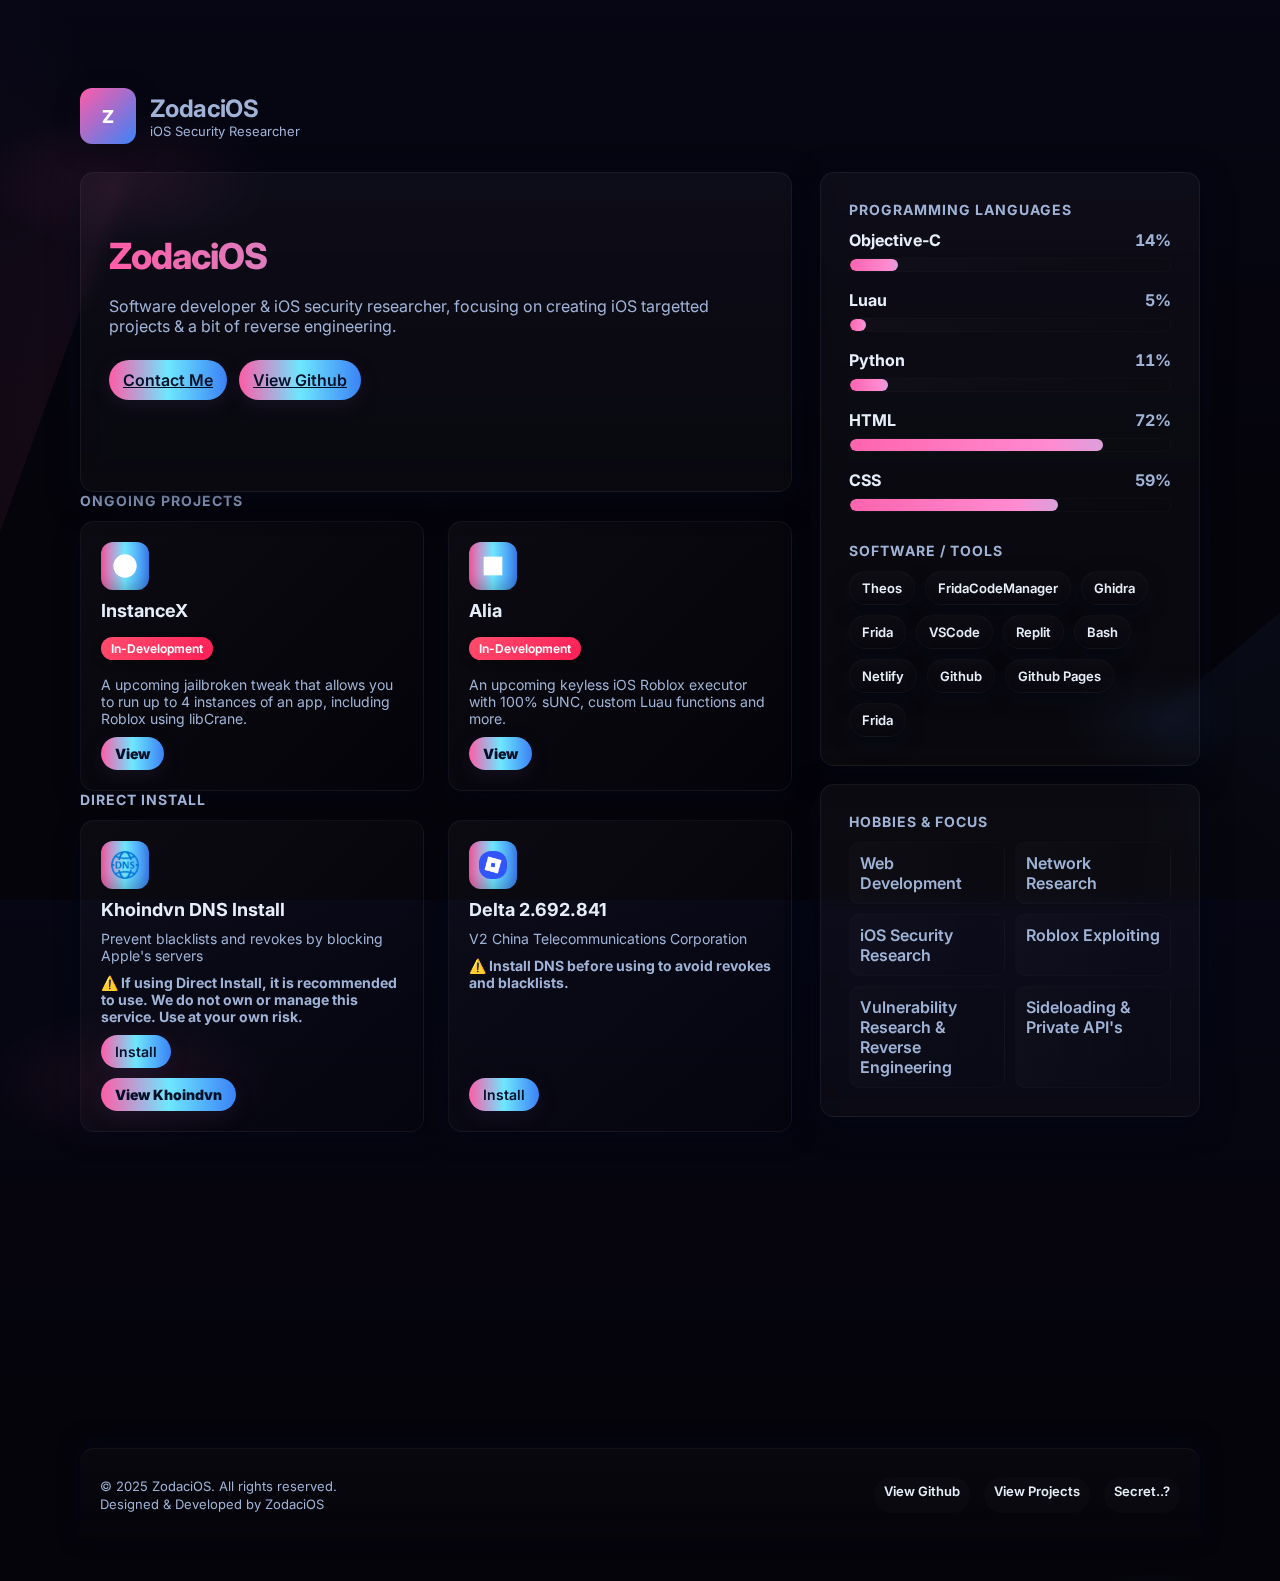
<file: index.html>
<!doctype html>
<html lang="en">
<head>
<meta charset="utf-8" />
<meta name="viewport" content="width=device-width,initial-scale=1" />
<title>ZodaciOS — Portfolio</title>

<link rel="preconnect" href="https://fonts.googleapis.com">
<link rel="preconnect" href="https://fonts.gstatic.com" crossorigin>
<link href="https://fonts.googleapis.com/css2?family=Inter:wght@300;400;500;600;700;800;900&display=swap" rel="stylesheet">

<style>

@media (max-width: 768px) {
  .grid {
    grid-template-columns: 1fr;
  }
  .right-column {
    position: relative;
    top: 0;
  }
}


@media (min-width: 769px) and (max-width: 1180px) {
  .grid {
    grid-template-columns: 1.5fr 1fr; /* flexible split */
    gap: 20px;
  }
  .container {
    margin: 0 auto;
    padding: 0 20px;
  }
  .right-column {
    position: relative;
    top: 0;
  }
}


@media (min-width: 1181px) {
  .grid {
    grid-template-columns: 1fr 380px;
    gap: 36px;
  }
}
  :root{
    --bg-dark: #060614;
    --mid-dark: #0b1221;
    --pink-1: #ff5ca8;
    --pink-2: #ff87d0;
    --blue-light: #6ee7ff;
    --blue-mid: #3b82f6;
    --blue-dark: #06133b;
    --glass: rgba(255,255,255,0.04);
    --card-border: rgba(255,255,255,0.06);
    --text: #e6eef9;
    --muted: #9fb3d6;
    --accent-gradient: linear-gradient(90deg, var(--pink-1), var(--blue-light), var(--blue-mid));
    --transition: 420ms cubic-bezier(.2,.9,.2,1);
  }


  *{box-sizing:border-box}
  html,body{height:100%}
  body{
    margin:0;
    font-family:"Inter",system-ui,-apple-system,Segoe UI,Roboto,"Helvetica Neue",Arial;
    background:
      radial-gradient(1200px 600px at 10% 20%, rgba(255,92,168,0.08), transparent 12%),
      radial-gradient(900px 500px at 90% 80%, rgba(59,130,246,0.06), transparent 10%),
      linear-gradient(180deg,var(--bg-dark), #05040a 60%);
    color:var(--text);
    -webkit-font-smoothing:antialiased;
    -moz-osx-font-smoothing:grayscale;
    min-height:100vh;
    overflow-x:hidden;
  }


  .bg-animated{
    position:fixed;
    inset:0;
    z-index:0;
    pointer-events:none;
    background:
      conic-gradient(from 200deg at 10% 20%, rgba(255,92,168,0.06), transparent 40%),
      conic-gradient(from 50deg at 90% 80%, rgba(59,130,246,0.05), transparent 40%);
    mix-blend-mode:screen;
    animation: bgShift 18s linear infinite;
    opacity:0.9;
  }
  @keyframes bgShift{
    0%{transform:translateY(0) rotate(0deg)}
    50%{transform:translateY(-20px) rotate(2deg)}
    100%{transform:translateY(0) rotate(0deg)}
  }

  .container{
    position:relative;
    z-index:3;
    max-width:1200px;
    margin:48px auto;
    padding:40px;
  }


  header.site-header{
    display:flex;
    align-items:center;
    justify-content:space-between;
    gap:12px;
    margin-bottom:28px;
  }
  .brand{
    display:flex;
    gap:14px;
    align-items:center;
  }
  .logo {
    width:56px; height:56px;
    border-radius:12px;
    background: linear-gradient(135deg,var(--pink-1),var(--blue-mid));
    box-shadow: 0 6px 22px rgba(10,10,20,0.6), inset 0 -6px 18px rgba(255,255,255,0.02);
    display:grid;
    place-items:center;
    color:#fff;
    font-weight:800;
    font-size:18px;
  }
  .brand h2{
    margin:0;
    font-weight:700;
    letter-spacing: -0.6px;
  }
  .brand p{margin:0;color:var(--muted);font-size:13px}


  .grid{
    display:grid;
    grid-template-columns: 1fr 380px;
    gap:28px;
    align-items:start;
  }


  .card{
    background: linear-gradient(180deg, rgba(255,255,255,0.03), rgba(255,255,255,0.02));
    border:1px solid var(--card-border);
    padding:28px;
    border-radius:14px;
    backdrop-filter: blur(8px) saturate(1.05);
    box-shadow: 0 8px 30px rgba(2,6,23,0.6);
    overflow:hidden;
  }


  .hero{
    min-height:320px;
    display:flex;
    flex-direction:column;
    justify-content:center;
    gap:18px;
    position:relative;
  }
  .placeholder-title{
    font-size:36px;
    margin:0;
    font-weight:800;
    letter-spacing:-1px;
    color:var(--text);
    background: linear-gradient(90deg,var(--pink-1),var(--blue-light));
    -webkit-background-clip:text;
    background-clip:text;
    color: transparent;
  }
  .placeholder-sub{
    margin:0;
    color:var(--muted);
    font-size:16px;
    max-width:800px;
  }

  .cta-row{
    display:flex;
    align-items:center;
    gap:12px;
    margin-top:6px;
  }
  .btn{
    padding:10px 14px;
    border-radius:999px;
    font-weight:600;
    background:var(--accent-gradient);
    border:none;
    color:#041027;
    cursor:pointer;
    transition:transform var(--transition), box-shadow var(--transition);
    box-shadow: 0 6px 18px rgba(50,40,80,0.25);
  }
  .btn:active{transform:translateY(1px)}
  .btn.ghost{
    background:transparent;
    color:var(--text);
    border:1px solid rgba(255,255,255,0.06);
    box-shadow:none;
  }


  .right-column { position:sticky; top:28px; align-self:start; }


  .section-title{
    font-size:14px;
    font-weight:700;
    letter-spacing:1px;
    text-transform:uppercase;
    color:var(--muted);
    margin-bottom:12px;
  }

  .skill{
    margin-bottom:18px;
  }
  .skill-header{
    display:flex;
    justify-content:space-between;
    align-items:center;
    gap:12px;
    margin-bottom:8px;
  }
  .skill-name{font-weight:700;color:var(--text)}
  .skill-percent{font-weight:700;color:var(--muted); font-feature-settings: "tnum";}

  .progress-track{
    height:14px;
    width:100%;
    background: linear-gradient(90deg, rgba(255,255,255,0.02), rgba(0,0,0,0.06));
    border-radius:999px;
    overflow:hidden;
    border:1px solid rgba(255,255,255,0.02);
    position:relative;
  }
  .progress-fill{
    height:100%;
    width:0%;
    transition: width 1.4s cubic-bezier(.2,.9,.2,1);
    border-radius:999px;
    background: linear-gradient(90deg, var(--pink-1), var(--pink-2), var(--blue-light), var(--blue-mid));
    background-size: 240% 100%;
    animation: gradMove 3.6s linear infinite;
    position:relative;
  }
  .progress-fill::after{
    content:"";
    position:absolute;
    inset:0;
    background: linear-gradient(90deg, rgba(255,255,255,0.08), rgba(255,255,255,0.02));
    mix-blend-mode:overlay;
    border-radius:999px;
    pointer-events:none;
  }
  @keyframes gradMove{
    0%{background-position:0% 50%}
    50%{background-position:100% 50%}
    100%{background-position:0% 50%}
  }


  .software-grid{
    display:flex;
    flex-wrap:wrap;
    gap:10px;
    margin-top:6px;
  }
  .sw-badge{
    padding:8px 12px;
    border-radius:999px;
    background: linear-gradient(180deg, rgba(255,255,255,0.02), rgba(0,0,0,0.06));
    border:1px solid rgba(255,255,255,0.03);
    color:var(--text);
    font-weight:600;
    font-size:13px;
    box-shadow: 0 6px 20px rgba(3,10,25,0.45);
  }


  .hobby-list{
    display:grid;
    grid-template-columns:repeat(2, minmax(0,1fr));
    gap:10px;
    margin-top:6px;
  }
  .hobby{
    padding:10px;
    border-radius:10px;
    background: linear-gradient(90deg, rgba(255,255,255,0.02), transparent);
    border:1px solid rgba(255,255,255,0.02);
    color:var(--muted);
    font-weight:600;
  }


  .contacts{
    display:flex;
    gap:12px;
    margin-top:10px;
  }
  .contact-btn{
    width:56px;height:56px;border-radius:999px;
    display:inline-grid;place-items:center;
    border:0;
    cursor:pointer;
    transition: transform var(--transition), box-shadow var(--transition);
    background: linear-gradient(135deg, rgba(255,255,255,0.02), rgba(0,0,0,0.06));
    border:1px solid rgba(255,255,255,0.03);
    box-shadow: 0 10px 24px rgba(2,6,23,0.6);
    color:var(--text);
  }
  .contact-btn:hover{ transform:translateY(-6px) scale(1.04); }
  .contact-btn .btn-inner{
    width:46px;height:46px;border-radius:999px; display:grid; place-items:center;
    background:var(--accent-gradient);
    box-shadow: inset 0 -6px 14px rgba(0,0,0,0.12);
  }


  .projects-grid{
    display:grid;
    grid-template-columns: repeat(2,1fr);
    gap:12px;
    margin-top:12px;
  }
  .project-tile{
    min-height:120px;
    border-radius:10px;
    background: linear-gradient(135deg, rgba(255,255,255,0.02), rgba(0,0,0,0.04));
    border:1px solid rgba(255,255,255,0.02);
    display:flex;align-items:center;justify-content:center;
    color:var(--muted);
    font-weight:700;
  }

  .project-card {
  background: linear-gradient(135deg, rgba(255,255,255,0.03), rgba(0,0,0,0.06));
  border:1px solid rgba(255,255,255,0.05);
  border-radius:14px;
  padding:20px;
  display:flex;
  flex-direction:column;
  align-items:flex-start;
  gap:10px;
  box-shadow: 0 6px 22px rgba(2,6,23,0.6);
  transition: transform var(--transition), box-shadow var(--transition);
}
.project-card:hover {
  transform:translateY(-6px) scale(1.02);
  box-shadow:0 12px 28px rgba(2,6,23,0.8);
}
.project-icon {
  width:48px; height:48px;
  border-radius:12px;
  background:var(--accent-gradient);
  display:grid; place-items:center;
  box-shadow: inset 0 -6px 12px rgba(0,0,0,0.18);
}
.project-title {
  margin:0; font-size:18px; font-weight:700; color:var(--text);
}
.project-desc {
  margin:0; font-size:14px; color:var(--muted);
}
.project-btn {
  margin-top:auto;
  padding:8px 14px;
  font-size:14px;
}

  .status-badge {
  display:inline-block;
  padding:4px 10px;
  border-radius:999px;
  font-size:12px;
  font-weight:600;
  color:white;
  margin:6px 0;
  box-shadow:0 4px 10px rgba(0,0,0,0.2);
}


  
.status-badge.in-dev {
  background: linear-gradient(135deg, #ff4d6d, #ff1e56);
}
.status-badge.released {
  background: linear-gradient(135deg, #28a745, #34d058);
}
.status-badge.archived {
  background: linear-gradient(135deg, #ffc107, #ffb347);
  color:black;
}
.status-badge.unreleased {
  background: linear-gradient(135deg, #007bff, #3399ff);
}

  .projects-grid {
  display: grid;
  grid-template-columns: repeat(auto-fit, minmax(280px, 1fr));
  gap: 24px;
}

  .site-footer {
  margin-top: 40px;
  padding: 28px 20px;
  background: linear-gradient(180deg, rgba(255,255,255,0.02), rgba(0,0,0,0.06));
  border-top: 1px solid rgba(255,255,255,0.06);
  border-radius: 14px 14px 0 0;
  backdrop-filter: blur(8px) saturate(1.05);
  box-shadow: 0 -6px 20px rgba(2,6,23,0.6);
  color: var(--muted);
  font-size: 13px;
}

.footer-container {
  max-width: 1200px;
  margin: 0 auto;
  display: flex;
  justify-content: space-between;
  flex-wrap: wrap;
  gap: 12px;
}

.footer-left p {
  margin: 0;
  line-height: 1.4;
}

.footer-right {
  display: flex;
  gap: 14px;
  flex-wrap: wrap;
}

.footer-link {
  color: var(--text);
  text-decoration: none;
  font-weight: 600;
  padding: 6px 10px;
  border-radius: 999px;
  transition: transform var(--transition), background var(--transition);
  background: rgba(255,255,255,0.02);
}

.footer-link:hover {
  background: var(--accent-gradient);
  color: #041027;
  transform: translateY(-2px) scale(1.04);
}


  .animate-on-scroll{opacity:0; transform:translateY(12px); transition:opacity 700ms cubic-bezier(.2,.9,.2,1), transform 700ms cubic-bezier(.2,.9,.2,1);}
  .animate-on-scroll.in{opacity:1; transform:none;}


  
  @media (max-width:980px){
    .grid{grid-template-columns:1fr; padding-bottom:40px}
    .right-column{position:static}
  }
  @media (max-width:520px){
    .placeholder-title{font-size:28px}
    .brand h2{font-size:16px}
  }


  .muted{color:var(--muted)}
  .spacer{height:12px}
  code{background: rgba(0,0,0,0.25); padding:2px 6px;border-radius:6px}


  @media (min-width: 768px) and (max-width: 1200px) {


    .container {
      margin-left: auto;
      margin-right: auto;
      padding-left: 28px;
      padding-right: 28px;
    }


    .grid {
      grid-template-columns: 1fr 340px !important;
      gap: 24px !important;
      align-items: start;
      justify-content: center;
    }


    .right-column {
      position: relative;
      top: 0;
      margin-top: 6px;
    }

    .card.hero + .section-title,
    .card.hero + .section-title + .projects-grid {
      grid-column: 1 / 2;
      justify-self: stretch;
      width: 100%;
      margin-left: 0;
    }


    .projects-grid {
      grid-template-columns: repeat(2, 1fr) !important;
      gap: 18px;
      margin-top: 14px;
    }


    .card.hero + .section-title {
      text-align: left;
      margin-bottom: 12px;
    }
  }


  .grid {
    width: 100%;
    max-width: 1200px;
    margin-left: auto;
    margin-right: auto;
    grid-auto-flow: row;
  }


  @media (min-width: 720px) and (max-width: 1180px) {
    .projects-grid {
      grid-template-columns: repeat(2, 1fr) !important;
      gap: 18px !important;
      margin-left: 0 !important;
      margin-right: 0 !important;
    }
    .container { padding-left: 24px; padding-right: 24px; }
  }


  @media (max-width: 740px) {
    .projects-grid { grid-template-columns: 1fr !important; gap: 14px !important; }
    .container { padding-left: 16px; padding-right: 16px; }
  }

</style>
</head>
<body>
  <div class="bg-animated" aria-hidden="true"></div>

  <div class="container">
    <header class="site-header">
      <div class="brand">
        <div class="logo">Z</div>
        <div>
          <h2 class="muted">ZodaciOS</h2>
          <p class="muted">iOS Security Researcher</p>
        </div>
      </div>
    </header>

    <main class="grid">
      <div>
        <section class="card hero animate-on-scroll" aria-labelledby="hero-title">
          <h1 id="hero-title" class="placeholder-title">ZodaciOS</h1>
          <p class="placeholder-sub">Software developer & iOS security researcher, focusing on creating iOS targetted projects & a bit of reverse engineering.</p>
          <div class="cta-row">
            <a href="" class="btn">Contact Me</a>
            <a href="https://github.com/ZodaciOS" class="btn">View Github</a>
          </div>
          <div class="spacer" id="projects"></div>
        </section>

        <div class="section-title">Ongoing Projects</div>
        <div class="projects-grid">
          <div class="project-card animate-on-scroll">
            <div class="project-icon">
              <svg width="28" height="28" fill="white" viewBox="0 0 24 24"><circle cx="12" cy="12" r="10"/></svg>
            </div>
            <h3 class="project-title">InstanceX</h3>
            <span class="status-badge in-dev">In-Development</span>
            <p class="project-desc">A upcoming jailbroken tweak that allows you to run up to 4 instances of an app, including Roblox using libCrane.</p>
            <a href="https://github.com/ZodaciOS/InstanceX" class="btn project-btn" style="text-decoration:none;"><strong>View</strong></a>
          </div>

          <div class="project-card animate-on-scroll">
            <div class="project-icon">
              <svg width="28" height="28" fill="white" viewBox="0 0 24 24"><rect x="4" y="4" width="16" height="16"/></svg>
            </div>
            <h3 class="project-title">Alia</h3>
            <span class="status-badge in-dev">In-Development</span>
            <p class="project-desc">An upcoming keyless iOS Roblox executor with 100% sUNC, custom Luau functions and more.</p>
            <a href="https://get-alia.com" class="btn project-btn" style="text-decoration:none;"><strong>View</strong></a>
          </div>
        </div>

        <div class="section-title">Direct Install</div>
        <div class="projects-grid">
          <div class="project-card animate-on-scroll">
            <div class="project-icon">
              <img src="IMG_9973.png" alt="DNS Icon" style="width:28px; height:28px; border-radius:12px; object-fit:cover;">
            </div>
            <h3 class="project-title">Khoindvn DNS Install</h3>
            <p class="project-desc">Prevent blacklists and revokes by blocking Apple's servers</p>
            <p class="project-desc"><strong>⚠️ If using Direct Install, it is recommended to use. We do not own or manage this service. Use at your own risk.</strong></p>
            <a href="https://khoindvn.io.vn/document/DNS/signed_khoindvn.mobileconfig" class="btn project-btn" style="text-decoration:none;">Install</a>
            <a href="https://khoindvn.io.vn" class="btn project-btn" style="text-decoration:none;"><strong>View Khoindvn</strong></a>
          </div>

          <div class="project-card animate-on-scroll">
            <div class="project-icon">
              <img src="delta.jpeg" alt="Delta Icon" style="width:28px; height:28px; border-radius:12px; object-fit:cover;">
            </div>
            <h3 class="project-title">Delta 2.692.841</h3>
            <p class="project-desc">V2 China Telecommunications Corporation</p>
            <p class="project-desc"><strong>⚠️ Install DNS before using to avoid revokes and blacklists.</strong></p>
            <a href="itms-services://?action=download-manifest&url=https://zodacios.github.io/delta.plist" class="btn project-btn" style="text-decoration:none;">Install</a>
          </div>

          <div class="project-card animate-on-scroll">
            <div class="project-icon">
              <img src="delta.jpeg" alt="Delta Icon" style="width:28px; height:28px; border-radius:12px; object-fit:cover;">
            </div>
            <h3 class="project-title">Delta 2.692.841</h3>
            <p class="project-desc">Central Power Information Technology Company</p>
            <p class="project-desc"><strong>⚠️ Install DNS before using to avoid revokes and blacklists.</strong></p>
            <a href="itms-services://?action=download-manifest&url=https://zodacios.github.io/delta1.plist" class="btn project-btn" style="text-decoration:none;">Install</a>
          </div>
        </div>
      </div>

      <aside class="right-column">
        <div class="card animate-on-scroll">
          <div class="section-title">Programming Languages</div>

          <div class="skill" data-skill="Objective-C">
            <div class="skill-header">
              <span class="skill-name">Objective-C</span>
              <span class="skill-percent" data-target="15">0%</span>
            </div>
            <div class="progress-track" role="progressbar" aria-valuemin="0" aria-valuemax="100" aria-label="Objective-C skill">
              <div class="progress-fill" style="--percent:15"></div>
            </div>
          </div>

          <div class="skill" data-skill="Luau">
            <div class="skill-header">
              <span class="skill-name">Luau</span>
              <span class="skill-percent" data-target="5">0%</span>
            </div>
            <div class="progress-track" role="progressbar" aria-valuemin="0" aria-valuemax="100" aria-label="Luau skill">
              <div class="progress-fill" style="--percent:5"></div>
            </div>
          </div>

          <div class="skill" data-skill="Python">
            <div class="skill-header">
              <span class="skill-name">Python</span>
              <span class="skill-percent" data-target="12">0%</span>
            </div>
            <div class="progress-track" role="progressbar" aria-valuemin="0" aria-valuemax="100" aria-label="Python skill">
              <div class="progress-fill" style="--percent:12"></div>
            </div>
          </div>

          <div class="skill" data-skill="HTML">
            <div class="skill-header">
              <span class="skill-name">HTML</span>
              <span class="skill-percent" data-target="79">0%</span>
            </div>
            <div class="progress-track" role="progressbar" aria-valuemin="0" aria-valuemax="100" aria-label="HTML skill">
              <div class="progress-fill" style="--percent:12"></div>
            </div>
          </div>

          <div class="skill" data-skill="CSS">
            <div class="skill-header">
              <span class="skill-name">CSS</span>
              <span class="skill-percent" data-target="65">0%</span>
            </div>
            <div class="progress-track" role="progressbar" aria-valuemin="0" aria-valuemax="100" aria-label="CSS skill">
              <div class="progress-fill" style="--percent:12"></div>
            </div>
          </div>

          <div class="spacer"></div>
          <div class="section-title">Software / Tools</div>
          <div class="software-grid">
            <div class="sw-badge">Theos</div>
            <div class="sw-badge">FridaCodeManager</div>
            <div class="sw-badge">Ghidra</div>
            <div class="sw-badge">Frida</div>
            <div class="sw-badge">VSCode</div>
            <div class="sw-badge">Replit</div>
            <div class="sw-badge">Bash</div>
            <div class="sw-badge">Netlify</div>
            <div class="sw-badge">Github</div>
            <div class="sw-badge">Github Pages</div>
            <div class="sw-badge">Frida</div>
          </div>
        </div>

        <div class="card animate-on-scroll" style="margin-top:18px">
          <div class="section-title">Hobbies & Focus</div>
          <div class="hobby-list">
            <div class="hobby">Web Development</div>
            <div class="hobby">Network Research</div>
            <div class="hobby">iOS Security Research</div>
            <div class="hobby">Roblox Exploiting</div>
            <div class="hobby">Vulnerability Research &amp; Reverse Engineering</div>
            <div class="hobby">Sideloading &amp; Private API's</div>
          </div>
        </div>
        
        <div class="card animate-on-scroll" style="margin-top:18px">
          <div class="section-title">Contacts</div>
          <div class="contacts" role="list">

            <button class="contact-btn" aria-label="GitHub profile" role="listitem" onclick="window.open('#','_blank')">
              <span class="btn-inner" aria-hidden="true">
                <svg width="20" height="20" viewBox="0 0 24 24" fill="white" xmlns="http://www.w3.org/2000/svg" aria-hidden="true">
                  <path d="M12 .5C5.73.5.5 5.73.5 12c0 5.08 3.29 9.38 7.86 10.9.57.1.78-.25.78-.55v-2.02c-3.2.7-3.88-1.38-3.88-1.38-.52-1.32-1.27-1.67-1.27-1.67-1.04-.71.08-.7.08-.7 1.15.08 1.75 1.18 1.75 1.18 1.02 1.75 2.67 1.25 3.32.96.1-.75.4-1.25.72-1.54-2.56-.29-5.26-1.28-5.26-5.72 0-1.26.45-2.29 1.18-3.09-.12-.29-.51-1.46.11-3.04 0 0 .96-.31 3.15 1.18.92-.26 1.9-.39 2.88-.39s1.96.13 2.88.39c2.19-1.5 3.15-1.18 3.15-1.18.62 1.58.23 2.75.11 3.04.73.8 1.18 1.83 1.18 3.09 0 4.46-2.71 5.42-5.29 5.7.41.35.77 1.03.77 2.08v3.09c0 .3.21.66.79.55C20.71 21.38 24 17.08 24 12 24 5.73 18.27.5 12 .5z"/>
                </svg>
              </span>
            </button>

            <button class="contact-btn" aria-label="Discord server" role="listitem" onclick="window.open('#','_blank')">
              <span class="btn-inner" aria-hidden="true">
                <svg width="20" height="20" viewBox="0 0 71 55" fill="white" xmlns="http://www.w3.org/2000/svg" aria-hidden="true">
                  <path d="M60.104 4.5A58.9 58.9 0 0 0 46.8 0c0 0-1.4 2.6-3.2 4.8-9.2-1.3-18.8-1.3-27.8 0C12.7 2.6 11.3 0 11.3 0 6.1 0 1.6 2 0 4.5 0 16.3 3.6 27.6 9.8 36.4c7.2 10.4 16.2 15.2 16.2 15.2 1.1-.9 2-1.8 2.8-2.8 0 0 6.2 1 11.1 1 4.9 0 10.9-1 10.9-1 .8 1 1.7 1.9 2.8 2.8 0 0 8.9-4.9 16.2-15.3 6.1-8.8 9.8-20 9.8-31.8-.7-2.5-5.2-4.5-10.4-4.5 0 0-1.4 2.6-3.2 4.8-9.2-1.3-18.8-1.3-27.8 0C61.5 7.1 60.1 4.5 60.1 4.5z"/>
                </svg>
              </span>
            </button>

            <button class="contact-btn" aria-label="Twitter" role="listitem" onclick="window.open('#','_blank')">
              <span class="btn-inner" aria-hidden="true">
                <svg width="20" height="20" viewBox="0 0 24 24" fill="white" xmlns="http://www.w3.org/2000/svg" aria-hidden="true">
                  <path d="M23 4.56c-.8.36-1.6.6-2.5.71a4.25 4.25 0 0 0 1.87-2.35 8.46 8.46 0 0 1-2.7 1.04 4.22 4.22 0 0 0-7.19 3.85A12 12 0 0 1 3.1 3.3a4.22 4.22 0 0 0 1.31 5.63 4.17 4.17 0 0 1-1.91-.53v.05a4.22 4.22 0 0 0 3.39 4.13c-.4.1-.8.15-1.22.15-.3 0-.6-.03-.88-.08a4.24 4.24 0 0 0 3.95 2.93A8.48 8.48 0 0 1 1.5 19.54a12 12 0 0 0 6.5 1.9c7.8 0 12.07-6.46 12.07-12.07v-.55A8.6 8.6 0 0 0 23 4.56z"/>
                </svg>
              </span>
            </button>

            <button class="contact-btn" aria-label="YouTube" role="listitem" onclick="window.open('#','_blank')">
              <span class="btn-inner" aria-hidden="true">
                <svg width="20" height="20" viewBox="0 0 24 24" fill="white" xmlns="http://www.w3.org/2000/svg" aria-hidden="true">
                  <path d="M23.5 6.2s-.2-1.7-.8-2.4c-.7-.8-1.5-.8-1.9-.9C17.6 2.2 12 2.2 12 2.2h-.1s-5.6 0-8.8.7c-.4.1-1.2.1-1.9.9C.2 4.6 0 6.2 0 6.2S0 8 0 9.9v4.1c0 1.9.1 3.7.1 3.7s.2 1.7.8 2.4c.7.8 1.6.8 2 .9 1.5.2 6.6.7 9.1.7h.1s5.6 0 8.8-.7c.4-.1 1.2-.1 1.9-.9.6-.7.8-2.4.8-2.4s.1-1.8.1-3.7V9.9c0-1.9-.1-3.7-.1-3.7zM9.8 15.1V8.9l6 3.1-6 3.1z"/>
                </svg>
              </span>
            </button>
          </div>
        </div>
      </aside>
    </main>

<footer class="site-footer">
  <div class="footer-container">
    <div class="footer-left">
      <p>&copy; 2025 ZodaciOS. All rights reserved.</p>
      <p>Designed & Developed by ZodaciOS</p>
    </div>
    <div class="footer-right">
      <a href="https://github.com/ZodaciOS" class="footer-link">View Github</a>
      <a href="#projects" class="footer-link">View Projects</a>
      <a href="#" class="footer-link">Secret..?</a>
    </div>
  </div>
</footer>
  </div>

<script>



function animateNumber(el, start, end, duration=900){
  const startTime = performance.now();
  function step(now){
    const t = Math.min(1, (now - startTime) / duration);
    const eased = t < 0.5 ? 2*t*t : -1 + (4-2*t)*t; // smooth ease
    const current = Math.round(start + (end - start) * eased);
    el.textContent = current + '%';
    if(t < 1) requestAnimationFrame(step);
    else el.textContent = end + '%';
  }
  requestAnimationFrame(step);
}


const skillElems = document.querySelectorAll('.skill');
const io = new IntersectionObserver((entries, observer) => {
  entries.forEach(entry => {
    if(entry.isIntersecting){
      const skill = entry.target;
      const percentEl = skill.querySelector('.skill-percent');
      const target = parseInt(percentEl.getAttribute('data-target') || '0', 10);

      animateNumber(percentEl, 0, target, 1100);

      const fill = skill.querySelector('.progress-fill');
      if(fill){

        fill.style.width = target + '%';

        const track = skill.querySelector('.progress-track');
        if(track) track.setAttribute('aria-valuenow', String(target));
      }
      observer.unobserve(skill);
    }
  });
},{threshold:0.18});


skillElems.forEach(s => io.observe(s));


const fades = document.querySelectorAll('.animate-on-scroll');
const fadeObserver = new IntersectionObserver((entries, obs) => {
  entries.forEach(e=>{
    if(e.isIntersecting){
      e.target.classList.add('in');
      obs.unobserve(e.target);
    }
  });
},{threshold:0.12});
fades.forEach(f => fadeObserver.observe(f));


if(window.matchMedia('(prefers-reduced-motion: reduce)').matches){
  document.querySelectorAll('.progress-fill').forEach(el=>{
    el.style.transition = 'none';
    el.style.animation = 'none';
  });
}
</script>
</body>
</html>
</file>
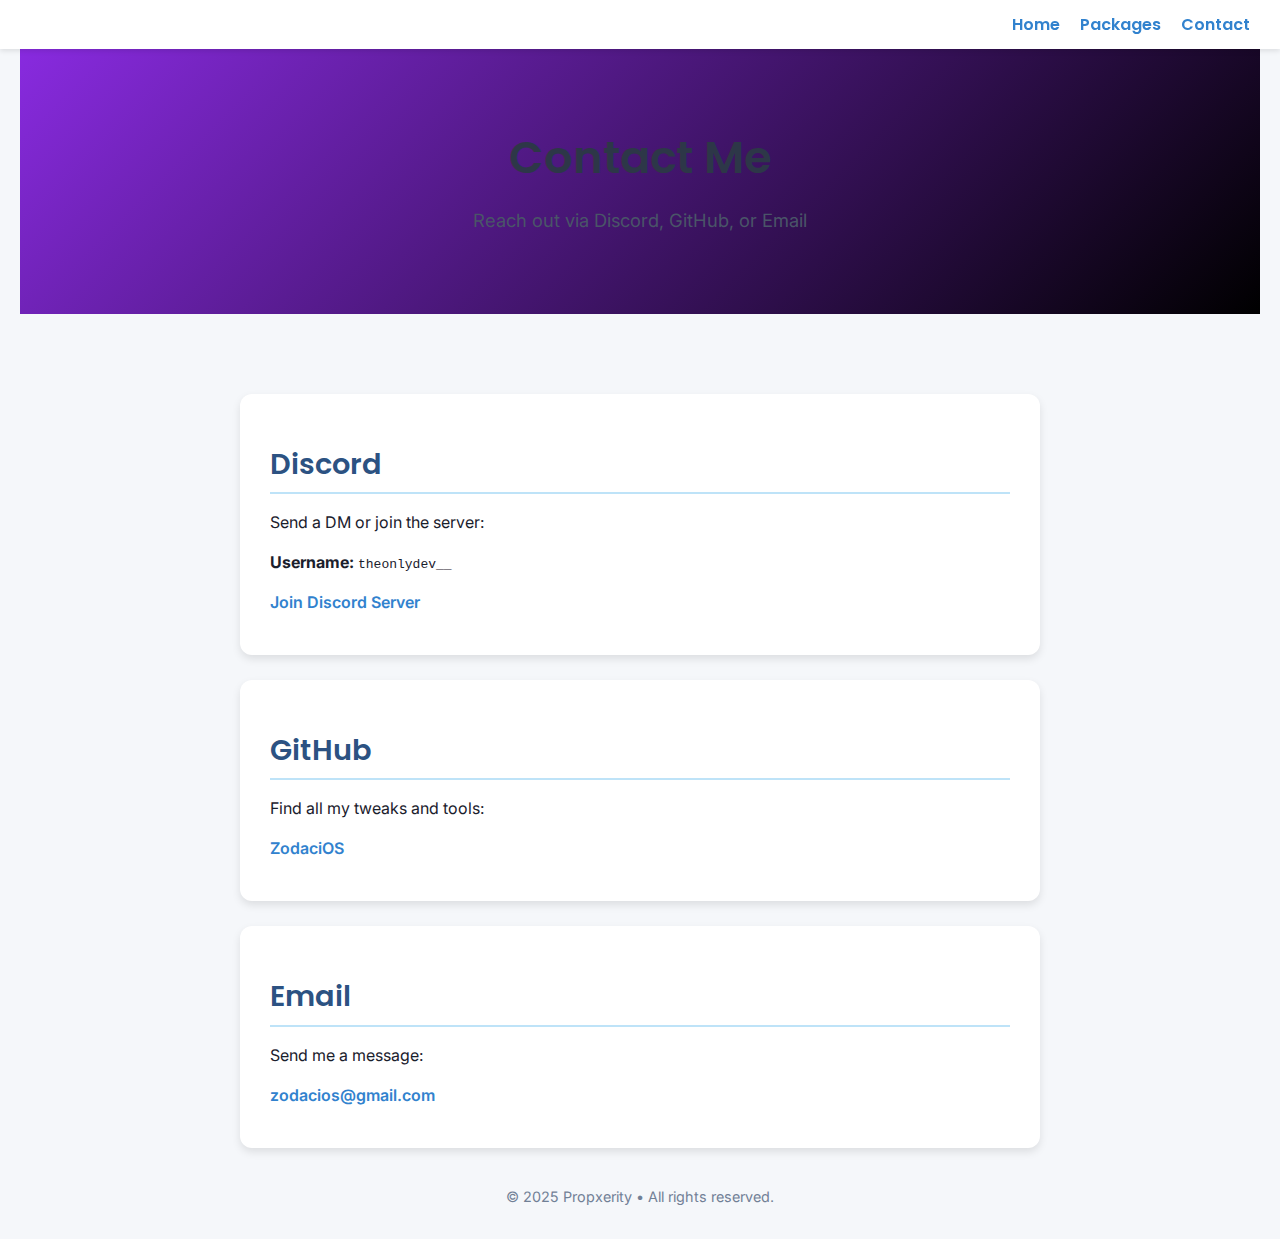
<file: contact.html>
<!DOCTYPE html>
<html lang="en">
<head>
  <meta charset="UTF-8" />
  <meta name="viewport" content="width=device-width, initial-scale=1" />
  <title>Propxerity - Contact</title>
  <link rel="stylesheet" href="style.css" />
  <link href="https://fonts.googleapis.com/css2?family=Inter:wght@400;600&family=Poppins:wght@600&display=swap" rel="stylesheet">
  
  <style>
    /* Basic nav styles for consistency */
    body {
      font-family: 'Inter', sans-serif;
      background-color: #f5f7fa;
      color: #1a202c;
      min-height: 100vh;
      padding: 30px 20px;
    }
    nav.navbar {
      position: fixed;
      top: 0; left: 0; right: 0;
      background: white;
      box-shadow: 0 2px 5px rgba(0,0,0,0.1);
      display: flex;
      justify-content: flex-end;
      padding: 12px 30px;
      z-index: 1000;
    }
    nav.navbar a {
      font-family: 'Poppins', sans-serif;
      font-weight: 600;
      color: #3182ce;
      text-decoration: none;
      margin-left: 20px;
      font-size: 1rem;
      user-select: none;
    }
    nav.navbar a:hover {
      text-decoration: underline;
    }
    main {
      max-width: 800px;
      margin: 80px auto 0;
      line-height: 1.5;
    }
    header {
      text-align: center;
      margin-bottom: 40px;
    }
    header h1 {
      font-family: 'Poppins', sans-serif;
      font-weight: 600;
      font-size: 2.8rem;
      color: #2d3748;
      margin-bottom: 8px;
    }
    header p {
      font-size: 1.15rem;
      color: #4a5568;
    }
    section {
      background: white;
      border-radius: 12px;
      box-shadow: 0 4px 8px rgb(0 0 0 / 0.1);
      padding: 25px 30px;
      margin-bottom: 25px;
      transition: box-shadow 0.3s ease;
    }
    section:hover {
      box-shadow: 0 6px 15px rgb(0 0 0 / 0.15);
    }
    section h2 {
      font-family: 'Poppins', sans-serif;
      font-weight: 600;
      font-size: 1.8rem;
      color: #2c5282;
      margin-bottom: 16px;
      border-bottom: 2px solid #bee3f8;
      padding-bottom: 6px;
    }
    a {
      color: #3182ce;
      text-decoration: none;
      font-weight: 600;
    }
    a:hover {
      text-decoration: underline;
    }
    footer {
      text-align: center;
      color: #718096;
      font-size: 0.9rem;
      padding: 15px 0 5px;
      user-select: none;
    }
  </style>
</head>
<body>
  <nav class="navbar">
    <a href="index.html">Home</a>
    <a href="packages.html">Packages</a>
    <a href="contact.html">Contact</a>
  </nav>

  <header>
    <h1>Contact Me</h1>
    <p>Reach out via Discord, GitHub, or Email</p>
  </header>

  <main>
    <section>
      <h2>Discord</h2>
      <p>Send a DM or join the server:</p>
      <p><strong>Username:</strong> <code>theonlydev__</code></p>
      <p><a href="https://discord.gg/yourserverinvite" target="_blank" rel="noopener noreferrer">Join Discord Server</a></p>
    </section>

    <section>
      <h2>GitHub</h2>
      <p>Find all my tweaks and tools:</p>
      <p><a href="https://github.com/ZodaciOS" target="_blank" rel="noopener noreferrer">ZodaciOS</a></p>
    </section>

    <section>
      <h2>Email</h2>
      <p>Send me a message:</p>
      <p><a href="mailto:zodacios@gmail.com">zodacios@gmail.com</a></p>
    </section>
  </main>

  <footer>
    © 2025 Propxerity • All rights reserved.
  </footer>
</body>
</html>
</file>
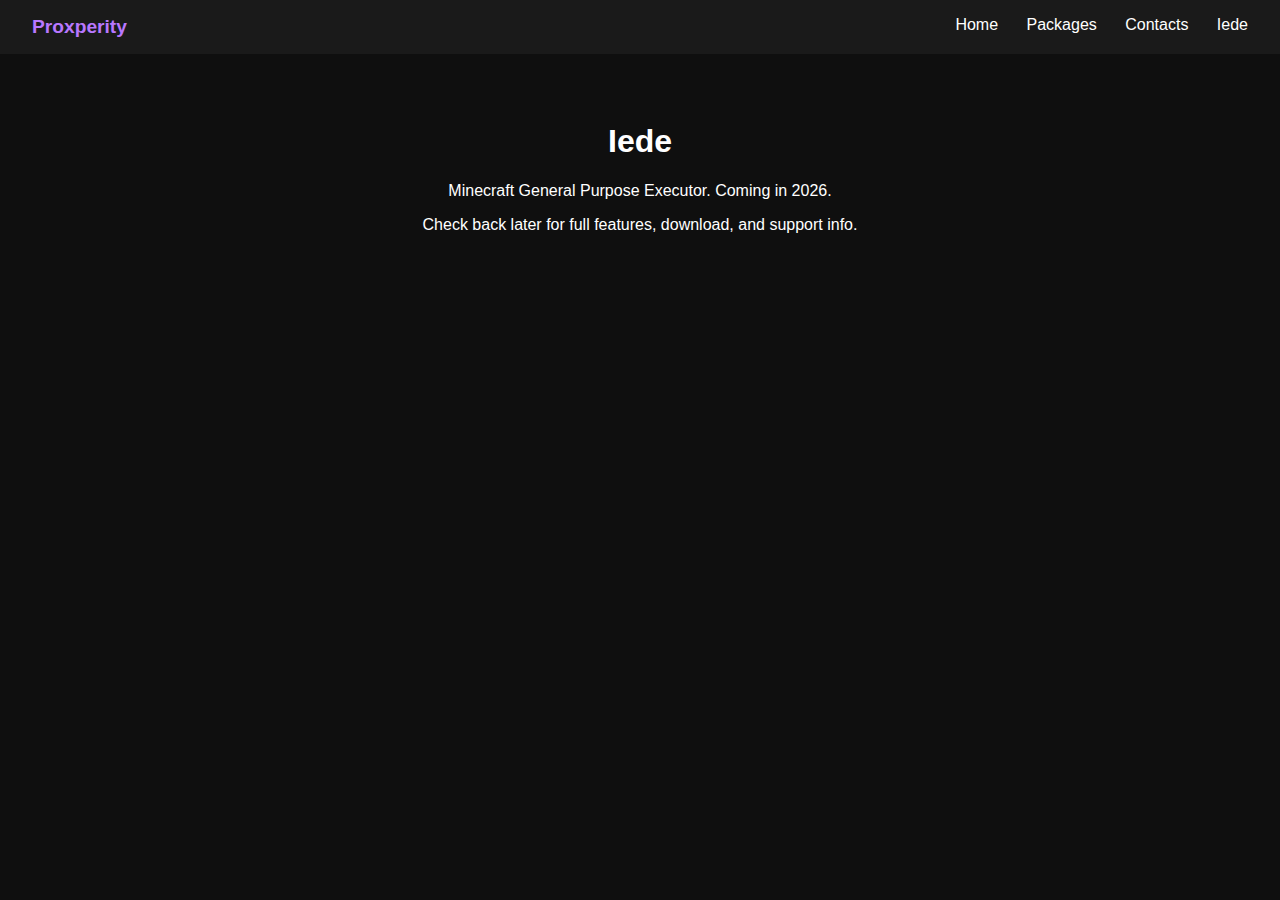
<file: iede.html>
<!DOCTYPE html>
<html lang="en">
<head>
  <meta charset="UTF-8" />
  <meta name="viewport" content="width=device-width, initial-scale=1.0"/>
  <title>Iede - Proxperity</title>
  <link rel="stylesheet" href="style.css"/>
</head>
<body>
  <nav>
    <div class="nav-left">Proxperity</div>
    <div class="nav-right">
      <a href="index.html">Home</a>
      <a href="#">Packages</a>
      <a href="#">Contacts</a>
      <a href="iede.html">Iede</a>
    </div>
  </nav>
  <main style="padding: 3rem; text-align: center;">
    <h1>Iede</h1>
    <p>Minecraft General Purpose Executor. Coming in 2026.</p>
    <p>Check back later for full features, download, and support info.</p>
  </main>
</body>
</html>
</file>
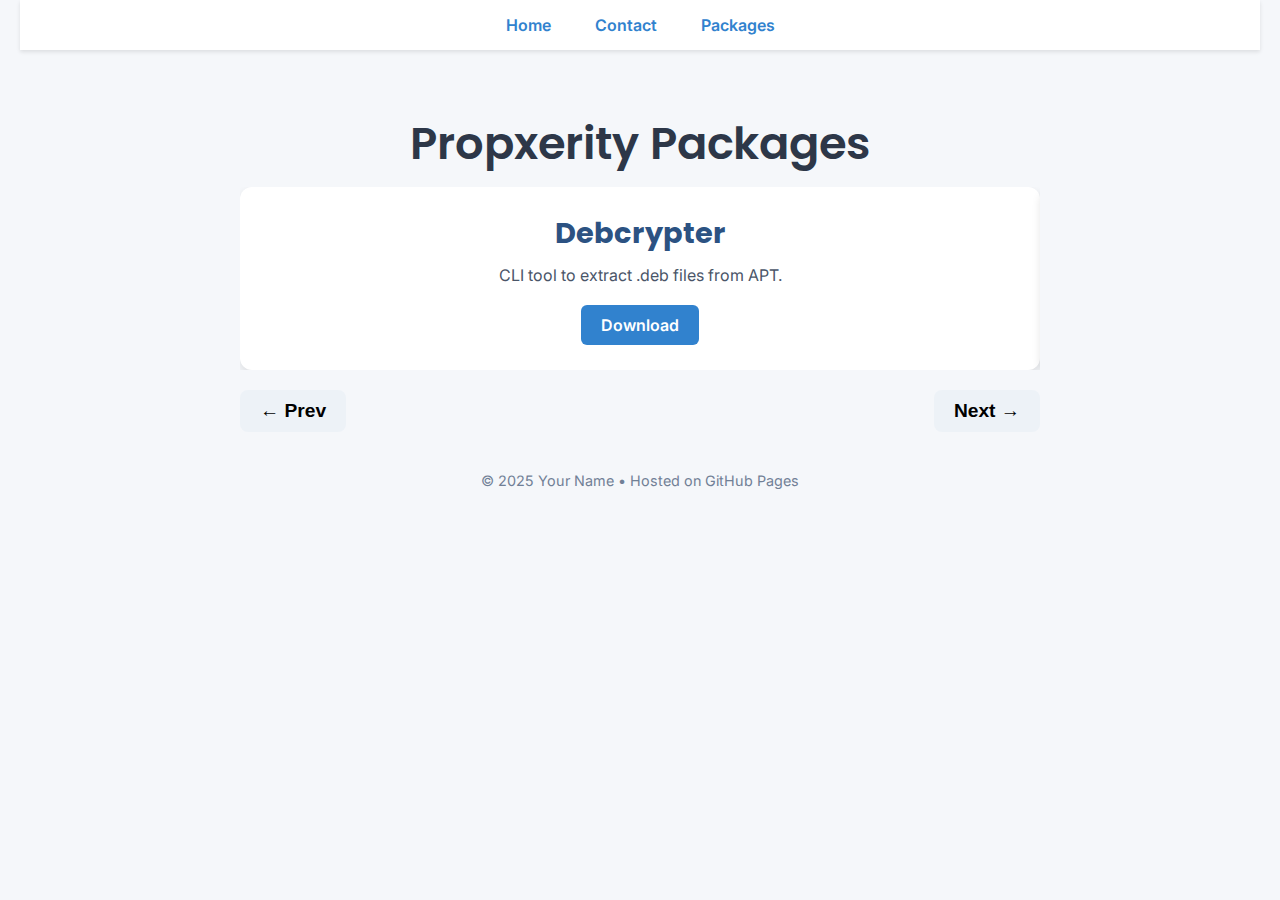
<file: packages.html>
<!DOCTYPE html>
<html lang="en">
<head>
  <meta charset="UTF-8" />
  <meta name="viewport" content="width=device-width, initial-scale=1.0"/>
  <title>Propxerity - Packages</title>
  <link href="https://fonts.googleapis.com/css2?family=Inter:wght@400;600&family=Poppins:wght@600&display=swap" rel="stylesheet">
  <style>
    * {
      margin: 0; padding: 0; box-sizing: border-box;
    }

    body {
      font-family: 'Inter', sans-serif;
      background-color: #f5f7fa;
      color: #1a202c;
      padding: 0 20px 30px;
    }

    header {
      text-align: center;
      padding: 30px 0 10px;
    }

    header h1 {
      font-family: 'Poppins', sans-serif;
      font-weight: 600;
      font-size: 2.8rem;
      color: #2d3748;
    }

    nav {
      background-color: #ffffff;
      box-shadow: 0 2px 4px rgba(0,0,0,0.1);
      padding: 15px 0;
      text-align: center;
      margin-bottom: 30px;
    }

    nav a {
      margin: 0 20px;
      color: #3182ce;
      text-decoration: none;
      font-weight: 600;
      font-size: 1rem;
    }

    nav a:hover {
      text-decoration: underline;
    }

    .carousel-container {
      position: relative;
      max-width: 800px;
      margin: 0 auto;
      overflow: hidden;
    }

    .carousel {
      display: flex;
      transition: transform 0.4s ease-in-out;
    }

    .card {
      flex: 0 0 100%;
      background: white;
      border-radius: 12px;
      box-shadow: 0 4px 8px rgba(0,0,0,0.1);
      padding: 25px;
      text-align: center;
    }

    .card h2 {
      font-family: 'Poppins', sans-serif;
      color: #2c5282;
      font-size: 1.8rem;
      margin-bottom: 10px;
    }

    .card p {
      color: #4a5568;
      margin-bottom: 20px;
    }

    .download-btn {
      display: inline-block;
      padding: 10px 20px;
      background-color: #3182ce;
      color: white;
      text-decoration: none;
      border-radius: 6px;
      font-weight: 600;
    }

    .download-btn:hover {
      background-color: #2b6cb0;
    }

    .nav-arrows {
      display: flex;
      justify-content: space-between;
      margin: 20px auto;
      max-width: 800px;
    }

    .nav-arrows button {
      background-color: #edf2f7;
      border: none;
      font-size: 1.2rem;
      padding: 10px 20px;
      cursor: pointer;
      border-radius: 8px;
      font-weight: bold;
    }

    footer {
      text-align: center;
      color: #718096;
      font-size: 0.9rem;
      margin-top: 40px;
    }
  </style>
</head>
<body>

  <nav>
    <a href="index.html">Home</a>
    <a href="contact.html">Contact</a>
    <a href="packages.html">Packages</a>
  </nav>

  <header>
    <h1>Propxerity Packages</h1>
  </header>

  <div class="carousel-container">
    <div class="carousel" id="carousel">
      <div class="card">
        <h2>Debcrypter</h2>
        <p>CLI tool to extract .deb files from APT.</p>
        <a href="#" class="download-btn">Download</a>
      </div>
      <div class="card">
        <h2>Acrypt</h2>
        <p>Lock apps using real biometrics.</p>
        <a href="#" class="download-btn">Download</a>
      </div>
      <div class="card">
        <h2>Fryption</h2>
        <p>Lock screen renovation with endless customization.</p>
        <a href="#" class="download-btn">Download</a>
      </div>
    </div>
  </div>

  <div class="nav-arrows">
    <button onclick="prev()">← Prev</button>
    <button onclick="next()">Next →</button>
  </div>

  <footer>
    © 2025 Your Name • Hosted on GitHub Pages
  </footer>

  <script>
    const carousel = document.getElementById('carousel');
    const totalSlides = carousel.children.length;
    let index = 0;

    function showSlide(i) {
      index = (i + totalSlides) % totalSlides;
      carousel.style.transform = `translateX(-${index * 100}%)`;
    }

    function next() {
      showSlide(index + 1);
    }

    function prev() {
      showSlide(index - 1);
    }

    // Auto-slide every 5 seconds
    setInterval(() => {
      next();
    }, 5000);
  </script>

</body>
</html>
</file>
<file: style.css>
body {
  margin: 0;
  font-family: 'Segoe UI', Tahoma, Geneva, Verdana, sans-serif;
  background-color: #0f0f0f;
  color: white;
}
nav {
  display: flex;
  justify-content: space-between;
  padding: 1rem 2rem;
  background-color: #1a1a1a;
}
.nav-left {
  font-weight: bold;
  font-size: 1.2rem;
  color: #b877ff;
}
.nav-right a {
  margin-left: 1.5rem;
  text-decoration: none;
  color: white;
}
header {
  text-align: center;
  padding: 4rem 1rem;
  background: linear-gradient(135deg, #8a2be2, #000000);
}
header h1 {
  font-size: 3rem;
  margin-bottom: 1rem;
}
.slideshow {
  margin: 2rem auto;
  width: 90%;
  max-width: 800px;
  overflow: hidden;
}
.slides {
  display: flex;
  transition: transform 0.5s ease-in-out;
}
.slide {
  min-width: 100%;
  text-align: center;
  padding: 2rem;
  background: #1e1e1e;
  border: 1px solid #333;
  margin-right: 10px;
}
.iede {
  text-align: center;
  padding: 3rem 1rem;
  background: #141414;
}
.iede .buttons {
  margin-top: 1rem;
}
.iede button, .iede .learn-more {
  background: #8a2be2;
  border: none;
  padding: 0.8rem 1.5rem;
  color: white;
  border-radius: 8px;
  margin: 0 0.5rem;
  text-decoration: none;
  font-weight: bold;
}
.iede button[disabled] {
  opacity: 0.5;
  cursor: not-allowed;
}
</file>
